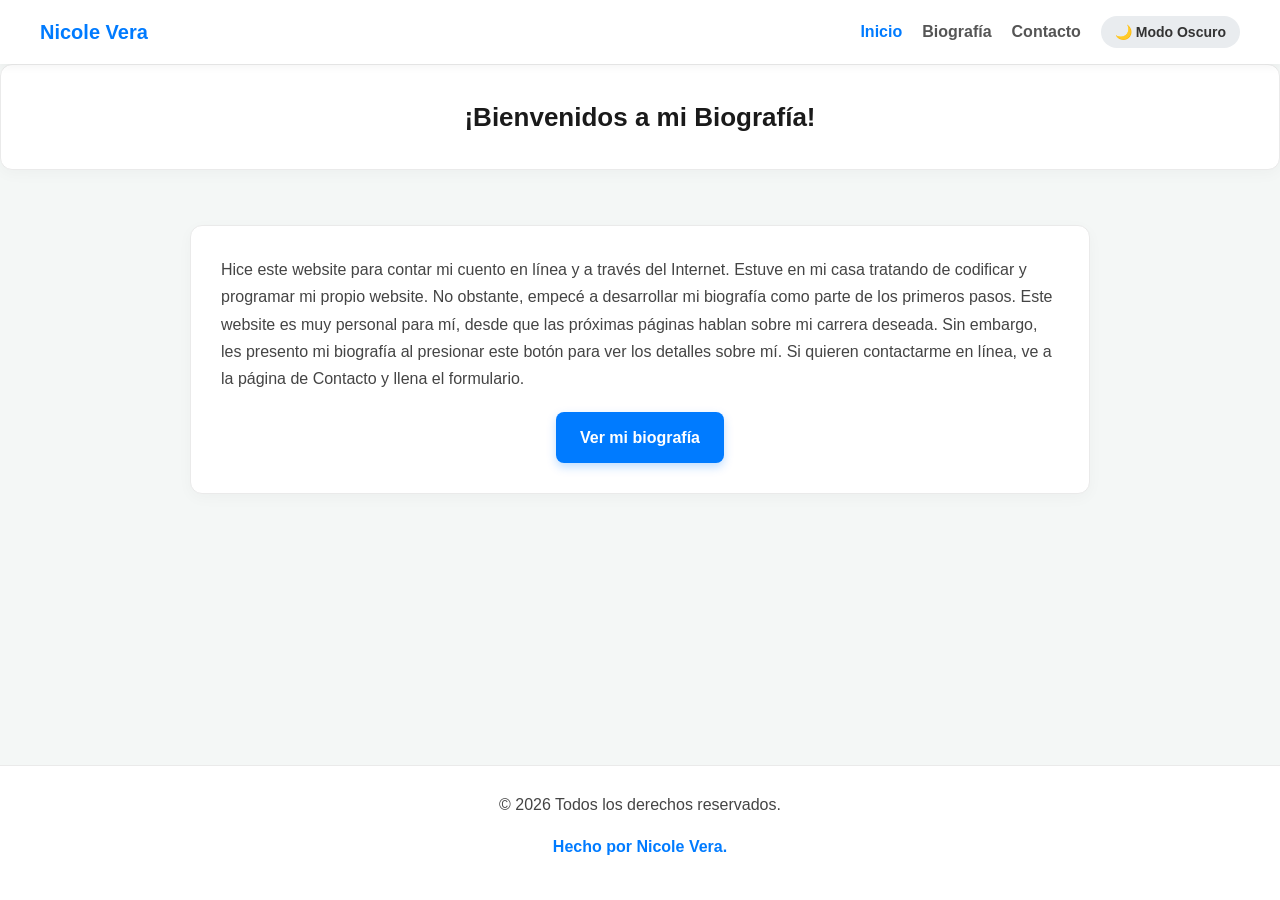
<file: index.html>
<!DOCTYPE html>
<html lang="es-PR">
<head>
    <meta charset="UTF-8">
    <meta http-equiv="refresh" content="0; url=inicio.html">
    <title>Cargando...</title>
    </head>
<body>
    <p>Redirigiendo a <a href="inicio.html">Inicio</a>...</p>
    </body>
</html>
</file>
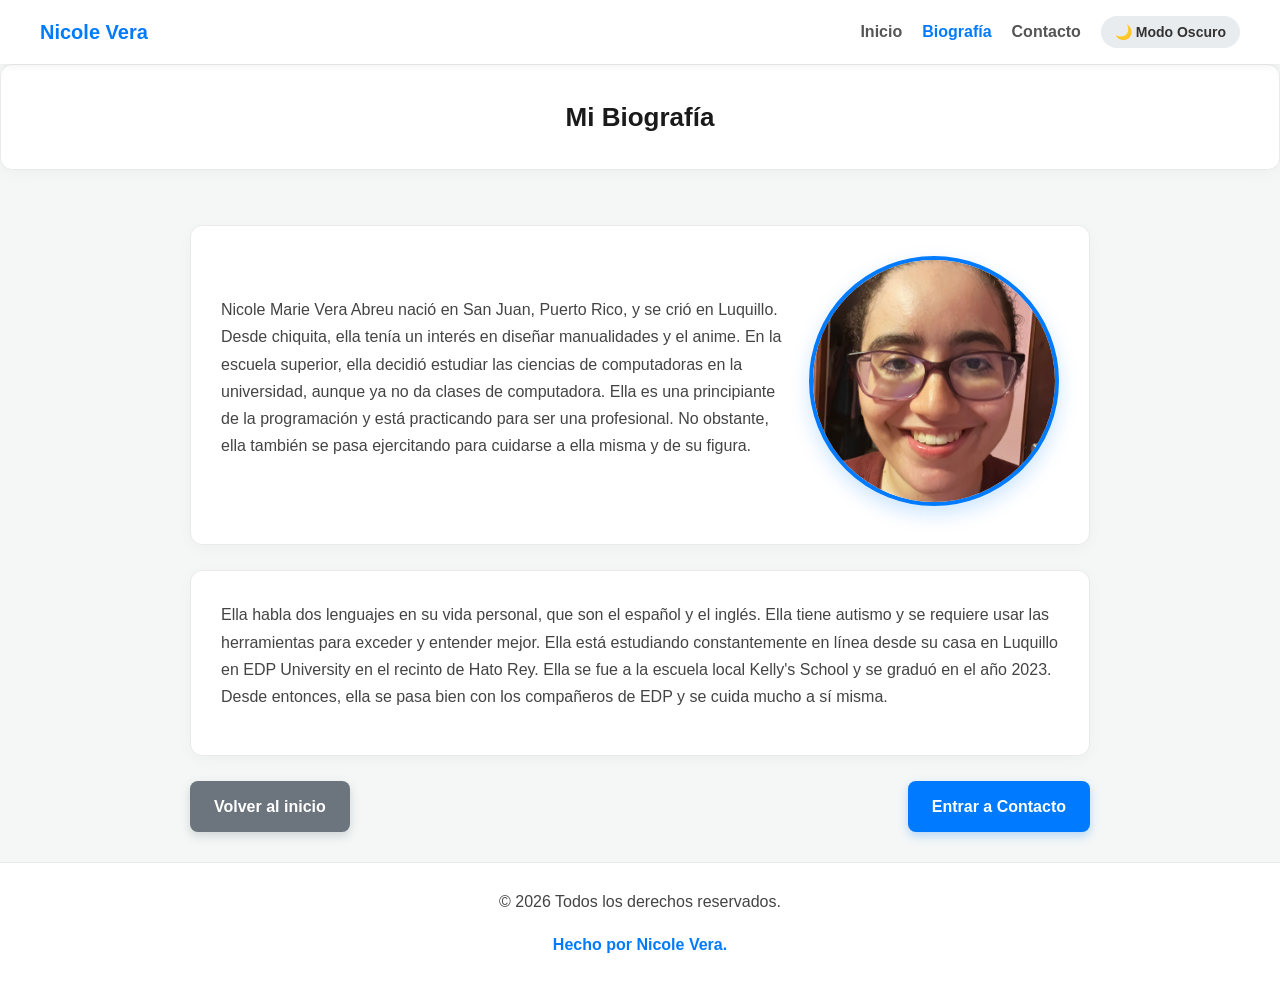
<file: biografia.html>
<!DOCTYPE html>
<html lang="es-PR">
<head>
    <meta charset="UTF-8">
    <meta name="viewport" content="width=device-width, initial-scale=1.0">
    <title>Biografía - Nicole Vera</title>
    <link rel="stylesheet" href="styles.css">
    </head>
<body>
    
    <!-- Menú de navegación principal -->
    
    <nav class="navbar">
    <div class="nav-brand">Nicole Vera</div>
    <ul class="nav-links">
        <li><a href="inicio.html">Inicio</a></li>
        <li><a href="biografia.html" class="active">Biografía</a></li>
        <li><a href="contacto.html">Contacto</a></li>
        <li><button id="theme-toggle" class="theme-btn">🌙 Modo Oscuro</button></li>
        </ul>
    </nav>
    
    <header>
    <h1>Mi Biografía</h1>
    </header>
    
    <main>
    <div class="card bio-content">
        <div class="bio-text">
        <p>Nicole Marie Vera Abreu nació en San Juan, Puerto Rico, y se crió en Luquillo. Desde chiquita, ella tenía un 
            interés en diseñar manualidades y el anime. En la escuela superior, ella decidió estudiar las ciencias de 
            computadoras en la universidad, aunque ya no da clases de computadora. Ella es una principiante de la 
            programación y está practicando para ser una profesional. No obstante, ella también se pasa ejercitando 
            para cuidarse a ella misma y de su figura.
            </p>
        </div>
        <div class="bio-img-container">
        <img src="ProfilePicture.jpeg" alt="Mi imagen de perfil" class="bio-imagen">
        </div>
        </div>
    
    <div class="card">
        <p>Ella habla dos lenguajes en su vida personal, que son el español y el inglés. Ella tiene autismo y se 
            requiere usar las herramientas para exceder y entender mejor. Ella está estudiando constantemente en línea 
            desde su casa en Luquillo en EDP University en el recinto de Hato Rey. Ella se fue a la escuela local 
            Kelly's School y se graduó en el año 2023. Desde entonces, ella se pasa bien con los compañeros de EDP y se 
            cuida mucho a sí misma.
        </p>
        </div>
    
    <div class="btn-group">
        <a href="inicio.html" class="btn btn-secondary">Volver al inicio</a>
        <a href="contacto.html" class="btn">Entrar a Contacto</a>
        </div>
    </main>
    
    <footer>
    <p>&copy; 2026 Todos los derechos reservados.</p>
    <p class="footer-author">Hecho por Nicole Vera.</p>
    </footer>
    
    <script src="script.js"></script>
    </body>
</html>
</file>
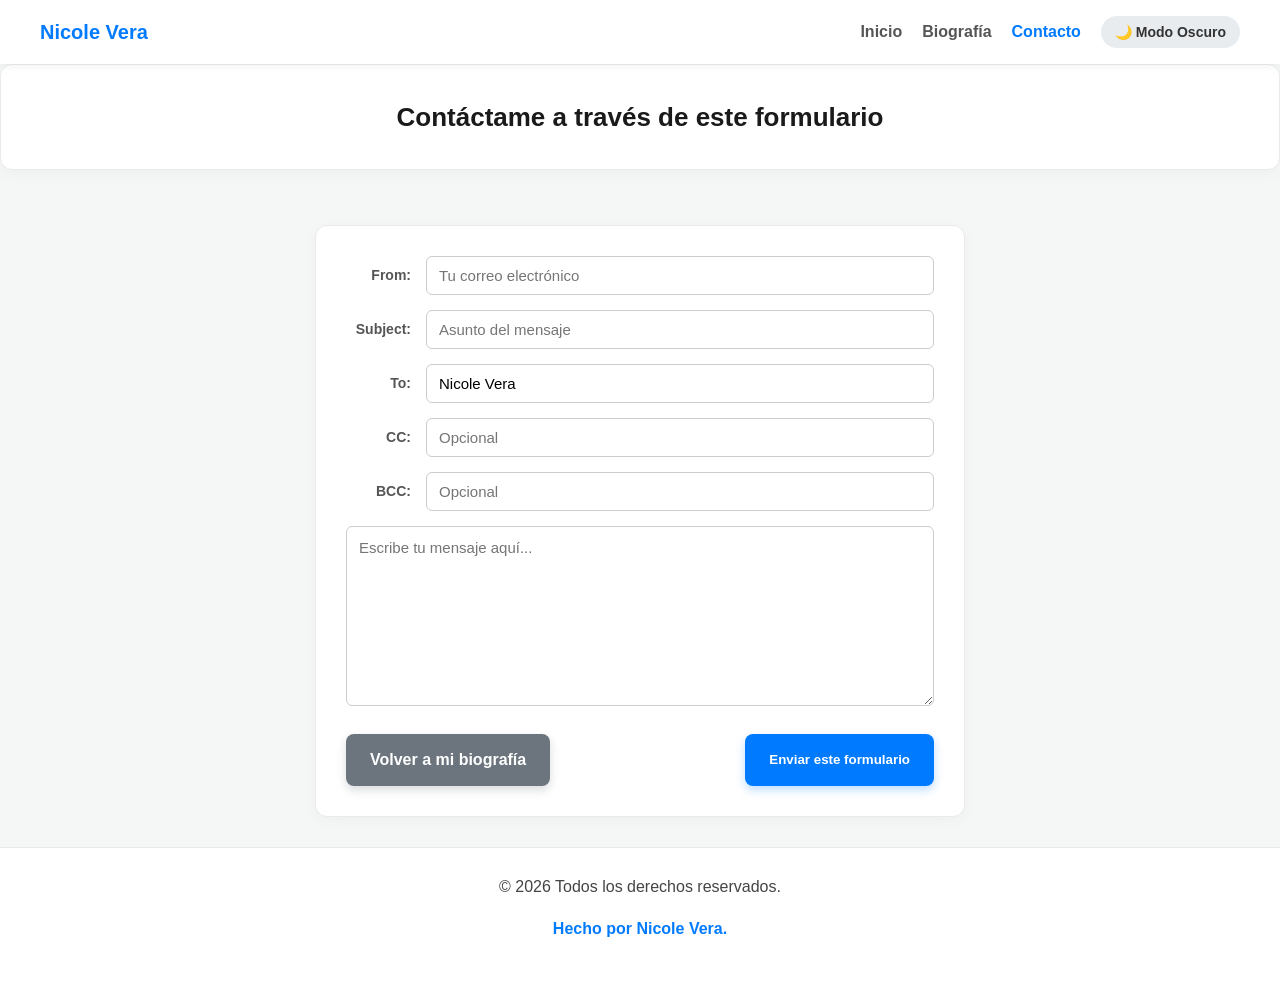
<file: contacto.html>
<!DOCTYPE html>
<html lang="es-PR">
<head>
    <meta charset="UTF-8">
    <meta name="viewport" content="width=device-width, initial-scale=1.0">
    <title>Contacto - Nicole Vera</title>
    <link rel="stylesheet" href="styles.css">
    </head>
<body>
    
    
    <!-- Menú de navegación principal -->
    
    <nav class="navbar">
    <div class="nav-brand">Nicole Vera</div>
    <ul class="nav-links">
        <li><a href="inicio.html">Inicio</a></li>
        <li><a href="biografia.html">Biografía</a></li>
        <li><a href="contacto.html" class="active">Contacto</a></li>
        <li><button id="theme-toggle" class="theme-btn">🌙 Modo Oscuro</button></li>
        </ul>
    </nav>
    
    <header>
    <h1>Contáctame a través de este formulario</h1>
    </header>
    
    <main>
    <div class="card form-container">
        <form action="https://formsubmit.co/4fe6d9cf25b6b6a2ac264dd4e4c84a95" method="post">
        <div class="form-group">
            <label for="from">From:</label>
            <input type="email" id="from" name="from" placeholder="Tu correo electrónico" required>
            </div>
        
        <div class="form-group">
            <label for="subject">Subject:</label>
            <input type="text" id="subject" name="subject" placeholder="Asunto del mensaje" required>
            </div>
        
        <div class="form-group">
            <label for="to">To:</label>
            <input type="text" value="Nicole Vera" readonly>
            </div>
        
        <div class="form-group">
            <label for="cc">CC:</label>
            <input type="email" id="cc" name="cc" placeholder="Opcional">
            </div>
        
        <div class="form-group">
            <label for="bcc">BCC:</label>
            <input type="email" id="bcc" name="bcc" placeholder="Opcional">
            </div>
        
        <div class="form-group-textarea">
            <textarea name="message" placeholder="Escribe tu mensaje aquí..." required></textarea>
            </div>
        
        <div class="btn-group">
            <a href="biografia.html" class="btn btn-secondary">Volver a mi biografía</a>
            <button type="submit" class="btn">Enviar este formulario</button>
            </div>
        </form>
        </div>
    </main>
    
    <footer>
    <p>&copy; 2026 Todos los derechos reservados.</p>
    <p class="footer-author">Hecho por Nicole Vera.</p>
    </footer>
    
    <script src="script.js"></script>
    </body>
</html>
</file>
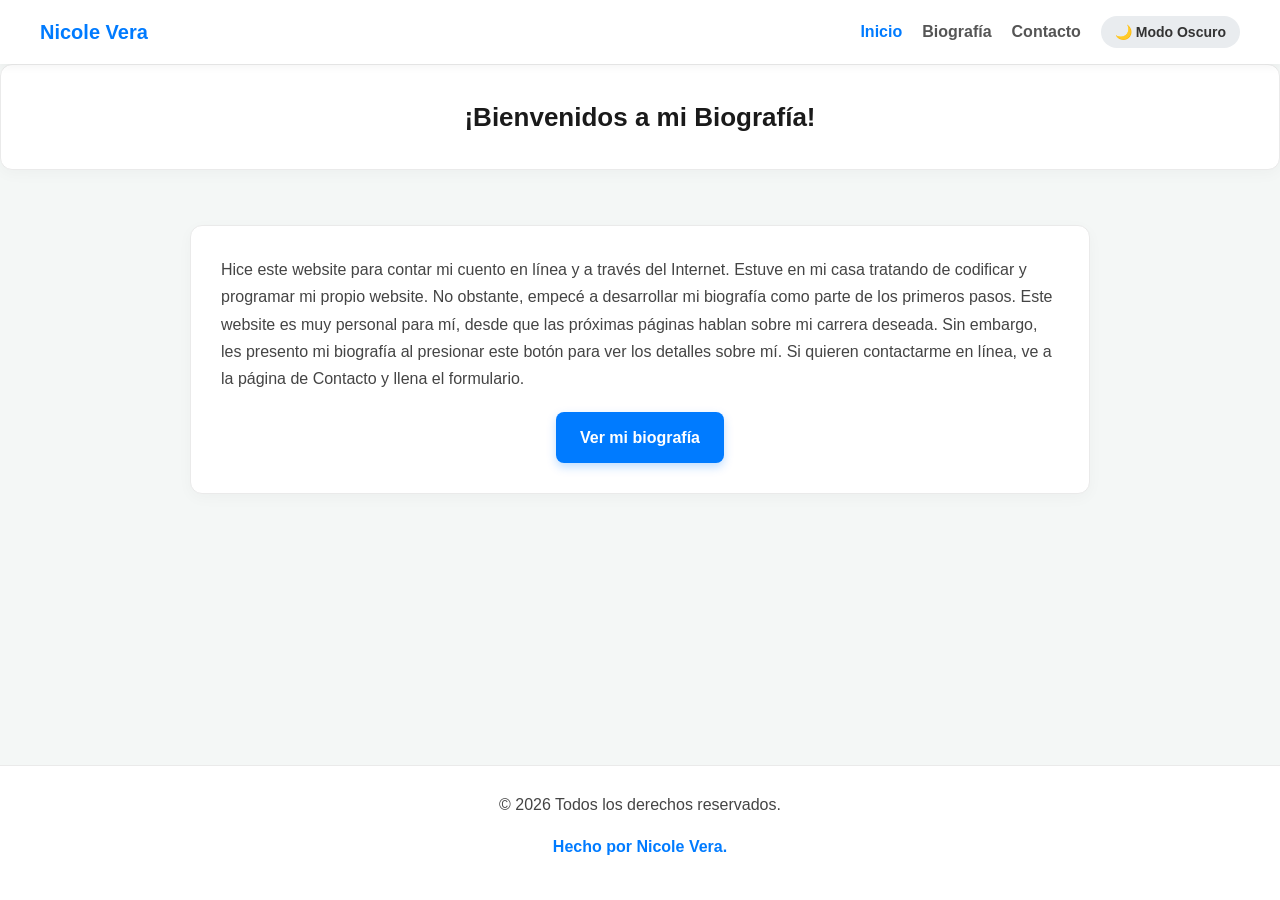
<file: inicio.html>
<!DOCTYPE html>
<html lang="es-PR">
<head>
    <meta charset="UTF-8">
    <meta name="viewport" content="width-device-width, initial-scale=1.0">
    <title>Inicio - Nicole Vera</title>
    <link rel="stylesheet" href="styles.css">
    </head>
<body>
    
    <!-- Menú de navegación principal -->
    
    <nav class="navbar">
    <div class="nav-brand">Nicole Vera</div>
    <ul class="nav-links">
        <li><a href="inicio.html" class="active">Inicio</a></li>
        <li><a href="biografia.html">Biografía</a></li>
        <li><a href="contacto.html">Contacto</a></li>
        <li><button id="theme-toggle" class="theme-btn">🌙 Modo Oscuro</button></li>
        </ul>
    </nav>
    
    <header>
    <h1>¡Bienvenidos a mi Biografía!</h1>
    </header>
    
    <main>
    <div class="card">
        <p>Hice este website para contar mi cuento en línea y a través del Internet. Estuve en mi casa tratando de 
            codificar y programar mi propio website. No obstante, empecé a desarrollar mi biografía como parte de los 
            primeros pasos. Este website es muy personal para mí, desde que las próximas páginas hablan sobre mi 
            carrera deseada. Sin embargo, les presento mi biografía al presionar este botón para ver los detalles 
            sobre mí. Si quieren contactarme en línea, ve a la página de Contacto y llena el formulario.</p>
        
        <div class="btn-container">
        <a href="biografia.html" class="btn">Ver mi biografía</a>
        </div>
        </div>
    </main>
    
    <footer>
    <p>&copy; 2026 Todos los derechos reservados.</p>
    <p class="footer-author">Hecho por Nicole Vera.</p>
    </footer>
    
    <script src="script.js"></script>
    </body>
</html>
</file>
<file: styles.css>
/* Reset y Configuración General */

* {
    box-sizing: border-box;
    margin: 0;
    padding: 0;
    font-family: 'Segoe UI', Tahoma, Geneva, Verdana, sans-serif;
}

body {
    background-color: #f4f7f6;
    color: #333333;
    line-height: 1.7;
    display: flex;
    flex-direction: column;
    min-height: 100vh;
    transition: background-color 0.3s ease, color 0.3s ease;
}


/* Barra de navegación */

.navbar {
    background-color: #ffffff;
    display: flex;
    justify-content: space-between;
    align-items: center;
    padding: 15px 40px;
    box-shadow: 0 2px 10px rgba(0, 0, 0, 0.05);
    position: sticky;
    top: 0;
    z-index: 1000;
    transition: background-color 0.3s ease;
}

.nav-brand {
    font-weight: bold;
    font-size: 20px;
    color: #007bff;
}

.nav-links {
    list-style: none;
    display: flex;
    align-items: center;
    gap: 20px;
}

.nav-links a {
    text-decoration: none;
    color: #555;
    font-weight: 600;
    transition: color 0.3s ease;
}

.nav-links a:hover,
.nav-links a.active {
    color: #007bff;
}

/* Estructura y Contenedor Principal */

main {
    max-width: 900px;
    width: 90%;
    margin: 30px auto;
    flex: 1;
}

header {
    background: #ffffff;
    border-radius: 12px;
    padding: 30px 20px;
    text-align: center;
    margin-bottom: 25px;
    box-shadow: 0 4px 15px rgba(0, 0, 0, 0.03);
    border: 1px solid #eaeaea;
    transition: background 0.3s ease, border-color 0.3s ease;
}

header h1 {
    font-size: 26px;
    color: #1a1a1a;
    transition: color 0.3s ease;
}

p {
    line-height: 1.7;
    margin-bottom: 15px;
    font-size: 16px;
    color: #444;
    transition: color 0.3s ease;
}

/* Tarjetas Contenedoras */

.card {
    background: #ffffff;
    padding: 30px;
    border-radius: 12px;
    box-shadow: 0 4px 15px rgba(0, 0, 0, 0.03);
    margin-bottom: 25px;
    border: 1px solid #eaeaea;
    transition: background 0.3s ease, border-color 0.3s ease;
}

/* Botones Profesionales */

.btn {
    display: inline-block;
    background-color: #007bff;
    color: white;
    padding: 12px 24px;
    text-decoration: none;
    border-radius: 8px;
    font-weight: 600;
    cursor: pointer;
    text-align: center;
    border: none;
    transition: all 0.3s ease;
    box-shadow: 0 4px 10px rgba(0, 123, 255, 0.25);
}

.btn:hover {
    background-color: #0056b3;
    transform: translateY(-2px);
    box-shadow: 0 6px 15px rgba(0, 123, 255, 0.35);
}

.btn-secondary {
    background-color: #6c757d;
    box-shadow: 0 4px 10px rgba(108, 117, 125, 0.25);
}

.btn-secondary:hover {
    background-color: #545b62;
}

.btn-container {
    text-align: center;
    margin-top: 20px;
}

.btn-group {
    display: flex;
    justify-content: space-between;
    gap: 15px;
    margin-top: 20px;
}

/* Sección Biografía con Imagen */

.bio-content {
    display: flex;
    gap: 25px;
    align-items: center;
}

.bio-text {
    flex: 1;
}

.bio-img-container {
    text-align: center;
}

.bio-imagen {
    width: 250px;
    height: 250px;
    border-radius: 50%;
    object-fit: cover;
    border: 4px solid #007bff;
    box-shadow: 0 8px 20px rgba(0, 123, 255, 0.2);
}

/* Formulario de Contacto */

.form-container {
    max-width: 650px;
    margin: 0 auto;
}

.form-group {
    display: flex;
    align-items: center;
    margin-bottom: 15px;
}

.form-group label {
    width: 80px;
    text-align: right;
    padding-right: 15px;
    font-size: 14px;
    font-weight: 600;
    color: #555;
    transition: color 0.3s ease;
}

.form-group input {
    flex: 1;
    padding: 10px 12px;
    border: 1px solid #ccc;
    border-radius: 6px;
    font-size: 15px;
    transition: all 0.3s ease;
}

.form-group input:focus, textarea:focus {
    border-color: #007bff;
    outline: none;
    box-shadow: 0 0 5px rgba(0, 123, 255, 0.2);
}

.form-group-textarea {
    margin-top: 15px;
}

textarea {
    width: 100%;
    height: 180px;
    padding: 12px;
    border: 1px solid #ccc;
    border-radius: 6px;
    font-size: 15px;
    resize: vertical;
    transition: all 0.3s ease;
}

/* Footer */

footer {
    background-color: #ffffff;
    border-top: 1px solid #eaeaea;
    padding: 25px 20px;
    text-align: center;
    margin-top: auto;
    color: #666;
    font-size: 14px;
    transition: background-color 0.3s ease, border-color 0.3s ease, color 0.3s ease;
}

.footer-author {
    margin-top: 5px;
    font-weight: 600;
    color: #007bff;
}

/* Diseño Responsivo */ 

@media (max-width: 768px) {
    .navbar {
        flex-direction: column;
        gap: 10px;
        padding: 15px 20px;
    }
    
    .bio-content {
        flex-direction: column-reverse;
        text-align: center;
    }
    
    .bio-imagen {
        width: 200px;
        height: 200px;
    }
    
    .form-group {
        flex-direction: column;
        align-items: stretch;
    }
    
    .form-group label {
        text-align: left;
        margin-bottom: 5px;
    }
    
    .btn-group {
        flex-direction: column;
    }
}

/* Botón de Cambio de Tema */

.theme-btn {
    background-color: #e9ecef;
    border: none;
    color: #333;
    padding: 8px 14px;
    border-radius: 20px;
    font-weight: 600;
    cursor: pointer;
    font-size: 14px;
    transition: all 0.3s ease;
}

.theme-btn:hover {
    background-color: #dde2e6;
}

/* Estilos para el Modo Oscuro (Dark Mode) */

body.dark-mode {
    background-color: #121212;
    color: #e0e0e0;
}

body.dark-mode .navbar {
    background-color: #1e1e1e;
    box-shadow: 0 2px 10px rgba(0, 0, 0, 0.5);
}

body.dark-mode .nav-links a {
    color: #aaa;
}

body.dark-mode .nav-links a:hover, 
body.dark-mode .nav-links a.active {
    color: #379cfd;
}

body.dark-mode .theme-btn {
    background-color: #333333;
    color: #ffffff;
}

body.dark-mode .theme-btn:hover {
    background-color: #444444;
}

body.dark-mode header, 
body.dark-mode .card, 
body.dark-mode footer {
    background-color: #1e1e1e;
    border-color: #2c2c2c;
    box-shadow: 0 4px 15px rgba(0, 0, 0, 0.3);
}

body.dark-mode header h1 {
    color: #ffffff;
}

body.dark-mode p {
    color: #cccccc;
}

body.dark-mode .form-group label {
    color: #bbb;
}

body.dark-mode .form-group input, 
body.dark-mode textarea {
    background-color: #2a2a2a;
    border-color: #444444;
    color: #ffffff;
}

body.dark-mode .btn-secondary {
    background-color: #495057;
}
</file>
